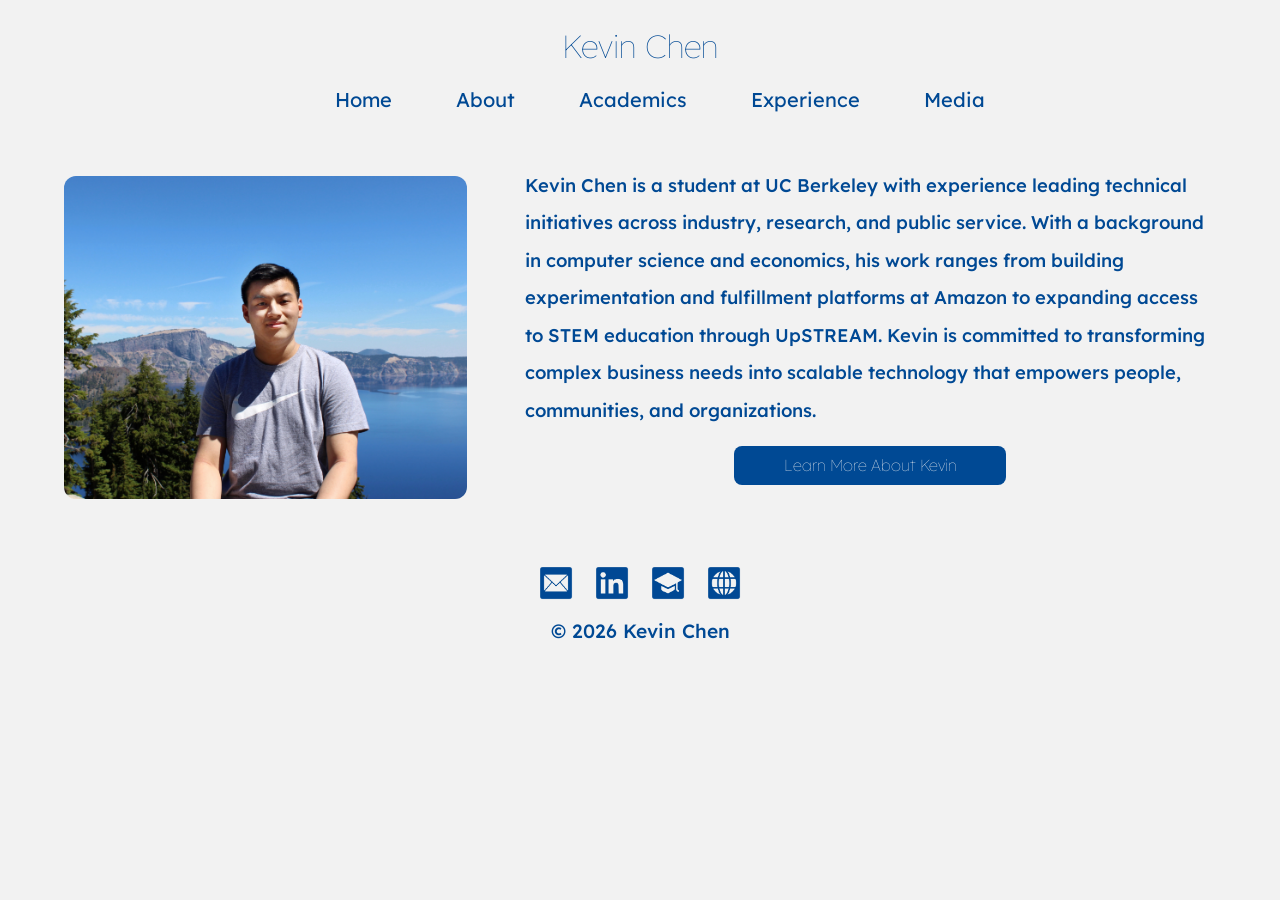
<file: index.html>
<!DOCTYPE html>
<html>
    <head>
        <title>Kevin Chen</title>
        <link rel="stylesheet" href="style.css">
        <link rel="icon" type="image/x-icon" href="favicon.png">

        <meta name="viewport" content="width=device-width, initial-scale=1.0">

        <link rel="preconnect" href="https://fonts.googleapis.com">
        <link rel="preconnect" href="https://fonts.gstatic.com" crossorigin>
        <link href="https://fonts.googleapis.com/css2?family=Lexend" rel="stylesheet">
        <link href="https://fonts.googleapis.com/css2?family=Lexend+Deca:wght@300&display=swap" rel="stylesheet">
    </head>

    <body>
        <h1 style="font-size: 2rem;">Kevin Chen</h1>

        <nav class="navigation">
            <div class="menu">
                <ul>
                    <li><a class="item" href="https://www.kevinjxc.com/">Home</a></li>
                    <li><a class="item" href="./about">About</a></li>
                    <li><a class="item" href="./academics">Academics</a></li>
                    <li><a class="item" href="./experience">Experience</a></li>
                    <li><a class="item" href="./media">Media</a></li>
                </ul>
            </div>

            <div class="hamburger">
                <span class="bar"></span>
                <span class="bar"></span>
                <span class="bar"></span>
            </div>
        </nav>

        <div class="introductionContainer">
            <img class="headshot" src="headshot.webp" alt="headshot">
            <div class="introductionText">
                <h4>
                    Kevin Chen is a student at UC Berkeley with experience leading technical initiatives across industry, research, and public service.
                    With a background in computer science and economics, his work ranges from building experimentation and
                    fulfillment platforms at Amazon to expanding access to STEM education through UpSTREAM.
                    Kevin is committed to transforming complex business needs into scalable technology that empowers people, communities, and organizations.
                </h4>
                
                <button class="aboutButton"><a class="text" href="./about">Learn More About Kevin</a></button>
            </div>
        </div>

        <div class="social-media-bar" style="margin-top: 1rem; margin-bottom: -0.5rem;">
            <a href="mailto:kevinjxc@berkeley.edu" target="_blank" class="social-icon">
               <img src="email.webp" alt="email"/>
            </a>
            <a href="https://www.linkedin.com/in/kevinjxc/" target="_blank" class="social-icon">
               <img src="linkedin.webp" alt="linkedin"/>
            </a>
            <a href="https://www.berkeley.edu/" target="_blank" class="social-icon">
               <img src="berkeley.webp" alt="berkeley"/>
            </a>
            <a href="https://www.kevinjxc.com" target="_blank" class="social-icon">
               <img src="website.webp" alt="website"/>
            </a>
         </div>

         <div class="footer">
            <h2 style="text-align: center; margin-top: 1rem;">© <span class="current-year"></span> Kevin Chen</h2>
        </div>

        <script src="script.js"></script>
    </body>
</html>
</file>
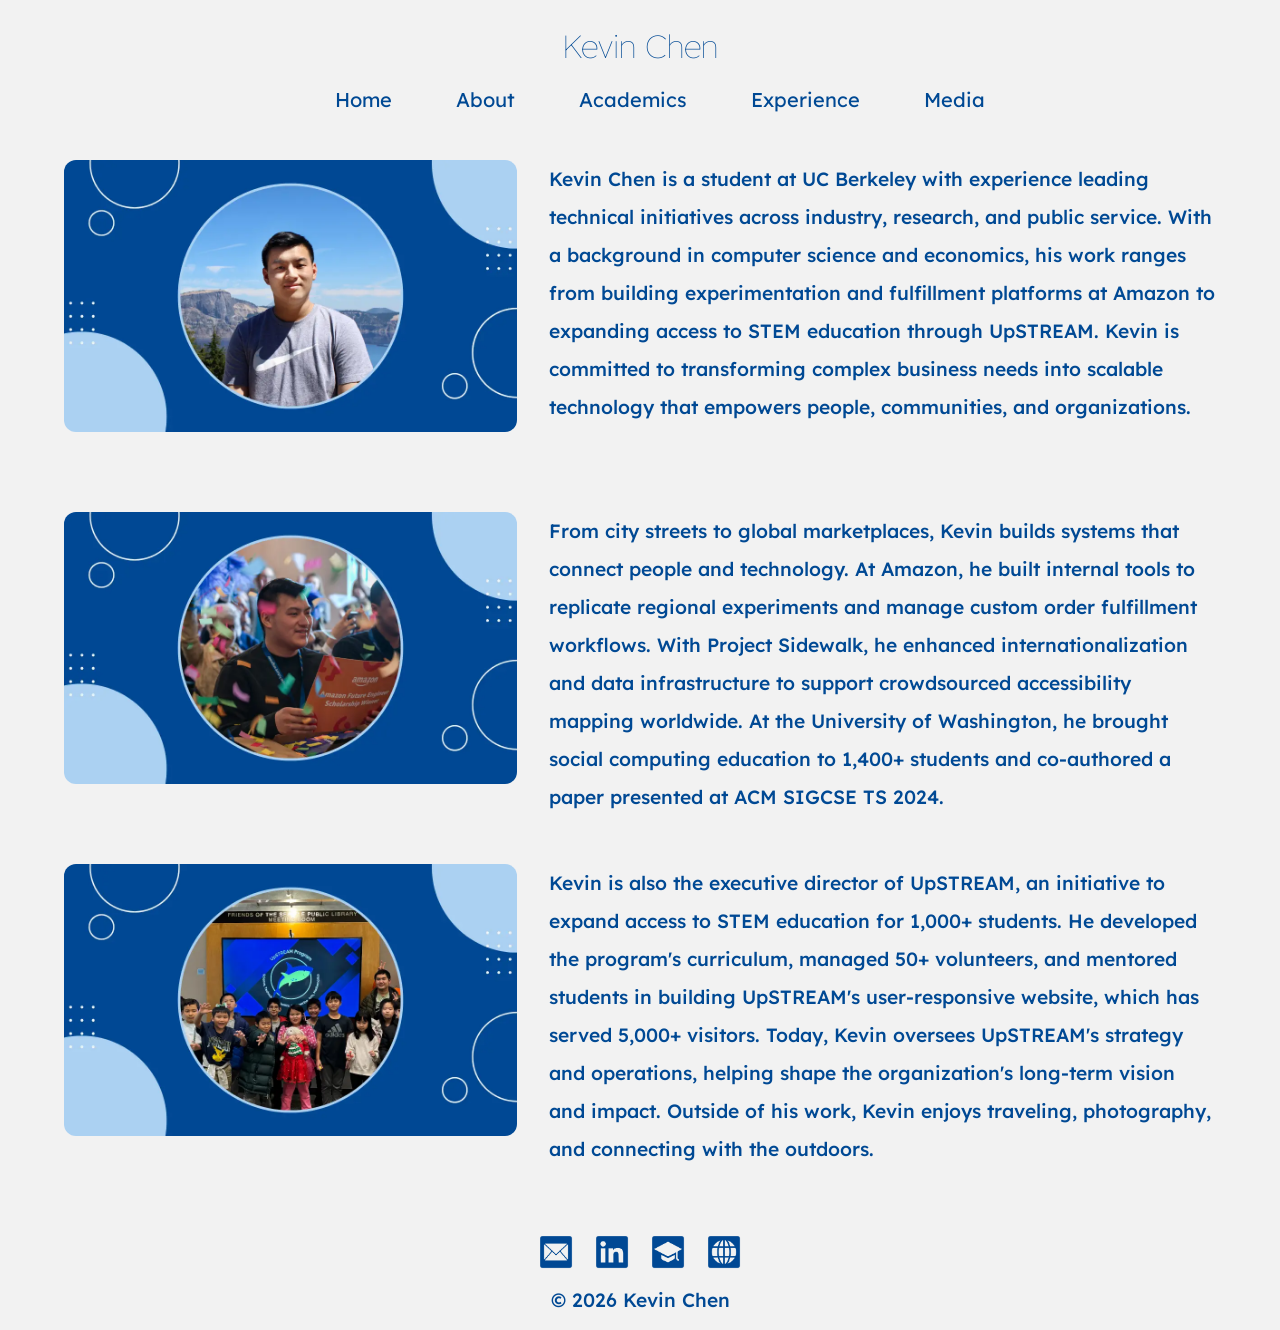
<file: about.html>
<!DOCTYPE html>
<html>
    <head>
        <title>About | Kevin Chen</title>
        <link rel="stylesheet" href="style.css">
        <link rel="icon" type="image/x-icon" href="favicon.png">

        <meta name="viewport" content="width=device-width, initial-scale=1.0">

        <link rel="preconnect" href="https://fonts.googleapis.com">
        <link rel="preconnect" href="https://fonts.gstatic.com" crossorigin>
        <link href="https://fonts.googleapis.com/css2?family=Lexend" rel="stylesheet">
        <link href="https://fonts.googleapis.com/css2?family=Lexend+Deca:wght@300&display=swap" rel="stylesheet">
    </head>

    <body>
        <h1 style="font-size: 2rem;">Kevin Chen</h1>

        <nav class="navigation">
            <div class="menu">
                <ul>
                    <li><a class="item" href="https://www.kevinjxc.com/">Home</a></li>
                    <li><a class="item" href="./about">About</a></li>
                    <li><a class="item" href="./academics">Academics</a></li>
                    <li><a class="item" href="./experience">Experience</a></li>
                    <li><a class="item" href="./media">Media</a></li>
                </ul>
            </div>

            <div class="hamburger">
                <span class="bar"></span>
                <span class="bar"></span>
                <span class="bar"></span>
            </div>
        </nav>

        <div class="surroundsAbout">
            <img class="aboutImageLeft" src="about-kevin.webp" alt="Kevin's Background">

            <h3>
                Kevin Chen is a student at UC Berkeley with experience leading technical initiatives across industry, research, and public service.
                With a background in computer science and economics, his work ranges from building experimentation and
                fulfillment platforms at Amazon to expanding access to STEM education through UpSTREAM.
                Kevin is committed to transforming complex business needs into scalable technology that empowers people, communities, and organizations.
            </h3>
        </div>

        <div class="surroundsAbout">
            <img class="aboutImageLeft" src="about-work.webp" alt="Kevin's Work">

            <h3>
                From city streets to global marketplaces, Kevin builds systems that connect people and technology.
                At Amazon, he built internal tools to replicate regional experiments and manage custom order fulfillment workflows.
                With Project Sidewalk, he enhanced internationalization and data infrastructure to support crowdsourced accessibility mapping worldwide.
                At the University of Washington, he brought social computing education to 1,400+ students and co-authored a paper presented at ACM SIGCSE TS 2024.
            </h3>
        </div>

        <div class="surroundsAbout">
            <img class="aboutImageLeft" src="about-initiatives.webp" alt="Kevin's Initiatives">

            <h3>
                Kevin is also the executive director of UpSTREAM, an initiative to expand access to STEM education for 1,000+ students.
                He developed the program's curriculum, managed 50+ volunteers,
                and mentored students in building UpSTREAM's user-responsive website, which has served 5,000+ visitors.
                Today, Kevin oversees UpSTREAM's strategy and operations, helping shape the organization's long-term vision and impact.
                Outside of his work, Kevin enjoys traveling, photography, and connecting with the outdoors.
            </h3>
        </div>

        <div class="social-media-bar" style="margin-top: 1rem; margin-bottom: -0.5rem;">
            <a href="mailto:kevinjxc@berkeley.edu" target="_blank" class="social-icon">
               <img src="email.webp" alt="email"/>
            </a>
            <a href="https://www.linkedin.com/in/kevinjxc/" target="_blank" class="social-icon">
               <img src="linkedin.webp" alt="linkedin"/>
            </a>
            <a href="https://www.berkeley.edu/" target="_blank" class="social-icon">
               <img src="berkeley.webp" alt="berkeley"/>
            </a>
            <a href="https://www.kevinjxc.com" target="_blank" class="social-icon">
               <img src="website.webp" alt="website"/>
            </a>
         </div>

         <div class="footer">
            <h2 style="text-align: center; margin-top: 1rem;">© <span class="current-year"></span> Kevin Chen</h2>
        </div>

        <script src="script.js"></script>
    </body>
</html>
</file>
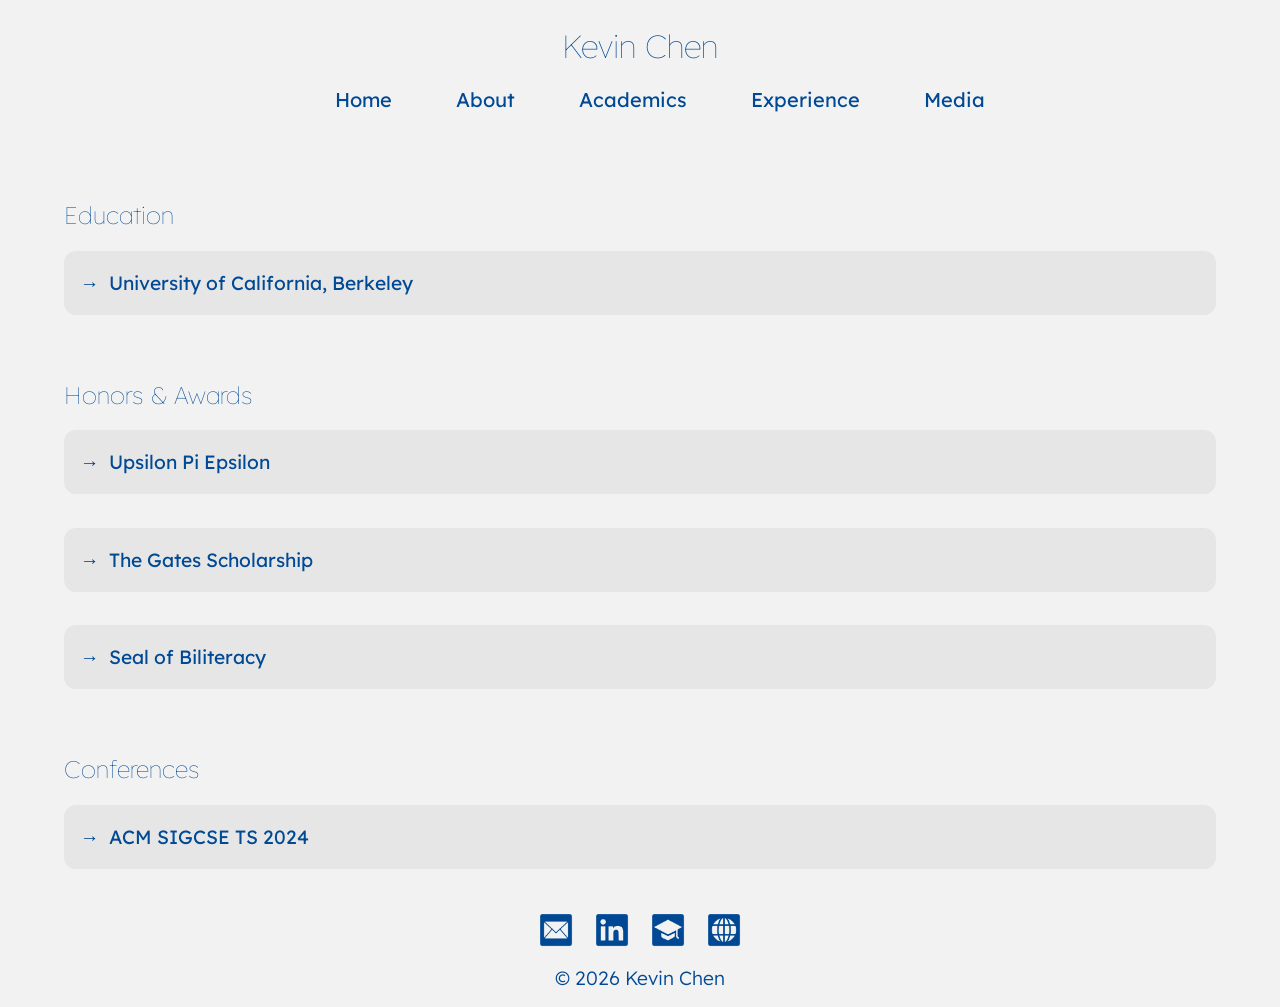
<file: academics.html>
<!DOCTYPE html>
<html>
    <head>
        <title>Academics | Kevin Chen</title>
        <link rel="stylesheet" href="style.css">
        <link rel="icon" type="image/x-icon" href="favicon.png">

        <meta name="viewport" content="width=device-width, initial-scale=1.0">

        <link rel="preconnect" href="https://fonts.googleapis.com">
        <link rel="preconnect" href="https://fonts.gstatic.com" crossorigin>
        <link href="https://fonts.googleapis.com/css2?family=Lexend" rel="stylesheet">
        <link href="https://fonts.googleapis.com/css2?family=Lexend+Deca:wght@300;400&display=swap" rel="stylesheet">
    </head>

    <body class="academics-page">
        <h1 style="font-size: 2rem;">Kevin Chen</h1>

        <nav class="navigation">
            <div class="menu">
                <ul>
                    <li><a class="item" href="https://www.kevinjxc.com/">Home</a></li>
                    <li><a class="item" href="./about">About</a></li>
                    <li><a class="item" href="./academics">Academics</a></li>
                    <li><a class="item" href="./experience">Experience</a></li>
                    <li><a class="item" href="./media">Media</a></li>
                </ul>
            </div>

            <div class="hamburger">
                <span class="bar"></span>
                <span class="bar"></span>
                <span class="bar"></span>
            </div>
        </nav>

        <h5 style="text-align: left;">Education</h5>

        <section class="accordion">
            <input type="checkbox" name="collapse0" id="handle1">

            <h6 class="handle">
            <label for="handle1" style="font-weight: 400;">University of California, Berkeley</label>
            </h6>

            <div class="content">
                <h6>
                    <span style="font-weight: 400;">Degrees</span><br>
                    Bachelor of Arts, Computer Science<br>
                    Bachelor of Arts, Economics<br><br>

                    <span style="font-weight: 400;">Tenure</span><br>
                    2024 – 2028<br><br>

                    <span style="font-weight: 400;">Relevant Coursework</span><br>
                    Fall 2024: CS 61A, MATH 1A<br>
                    Spring 2025: CS 61B, MATH 1B, STAT 20<br>
                    Fall 2025: CS 61C, ECON 1, MATH 54<br>
                    Spring 2026: CS 70, LS 22, UGBA 10X
                </h6>
            </div>
        </section><br><br>

        <h5 style="text-align: left;">Honors & Awards</h5>
        
        <section class="accordion">
            <input type="checkbox" name="collapse1" id="handle2">

            <h6 class="handle">
                <label for="handle2" style="font-weight: 400;">Upsilon Pi Epsilon</label>
            </h6>

            <div class="content">
                <h6>
                    <span style="font-weight: 400;">Overview</span><br>
                    Upsilon Pi Epsilon, the international honor society for the computing and information disciplines, recognizes exceptional academic achievement.
                    In 2025, Kevin was selected from the top third of declared Computer Science students at UC Berkeley.
                </h6>
            </div>
        </section>

        <section class="accordion">
            <input type="checkbox" name="collapse2" id="handle3">

            <h6 class="handle">
                <label for="handle3">The Gates Scholarship</label>
            </h6>

            <div class="content">
                <h6>
                    <span style="font-weight: 400;">Overview</span><br>
                    The Gates Scholarship recognizes outstanding students in the United States with a last-dollar scholarship, funded by the Bill and Melinda Gates Foundation.
                    In 2024, Kevin was selected for his exceptional leadership and academic achievements.
                </h6>
            </div>
        </section>

         <section class="accordion">
            <input type="checkbox" name="collapse3" id="handle4">

            <h6 class="handle">
                <label for="handle4">Seal of Biliteracy</label>
            </h6>

            <div class="content">
                <h6>
                    <span style="font-weight: 400;">Overview</span><br>
                    Washington State's Office of Superintendent of Public Instruction awards the Seal of Biliteracy to students who demonstrate proficiency in English and one or more languages.
                    In 2023, Kevin earned this recognition for his fluency in English and Mandarin.
                </h6>
            </div>
        </section><br><br>

        <h5 style="text-align: left;">Conferences</h5>
        
        <section class="accordion">
            <input type="checkbox" name="collapse4" id="handle5">

            <h6 class="handle">
                <label for="handle5" style="font-weight: 400;">ACM SIGCSE TS 2024</label>
            </h6>

            <div class="content">
                <h6>
                    <span style="font-weight: 400;">Overview</span><br>
                    Presented at the 55th ACM Technical Symposium on Computer Science Education (SIGCSE TS 2024),
                    <a class="publication-link" href="https://doi.org/10.1145/3626252.3630795" target="_blank" rel="noopener noreferrer"><em>Bringing Social Computing to Secondary School Classrooms</em></a>
                    explores approaches to introducing social computing concepts to students through engaging and accessible computing education.<br><br>

                    <span style="font-weight: 400;">Publications</span><br>
                    Bolante, K., Chen, K., Chen, Q. Z., &amp; Zhang, A. (2024).
                    “Bringing Social Computing to Secondary School Classrooms.”
                    <em>Proceedings of the 55th ACM Technical Symposium on Computer Science Education (SIGCSE TS 2024).</em><br><br>
                </h6>
            </div>
        </section><br><br>

       <div class="social-media-bar" style="margin-top: 1rem; margin-bottom: -0.5rem;">
            <a href="mailto:kevinjxc@berkeley.edu" target="_blank" class="social-icon">
               <img src="email.webp" alt="email"/>
            </a>
            <a href="https://www.linkedin.com/in/kevinjxc/" target="_blank" class="social-icon">
               <img src="linkedin.webp" alt="linkedin"/>
            </a>
            <a href="https://www.berkeley.edu/" target="_blank" class="social-icon">
               <img src="berkeley.webp" alt="berkeley"/>
            </a>
            <a href="https://www.kevinjxc.com" target="_blank" class="social-icon">
               <img src="website.webp" alt="website"/>
            </a>
         </div>

         <div class="footer">
            <h2 style="text-align: center; margin-top: 1rem; font-weight: 300;">© <span class="current-year"></span> Kevin Chen</h2>
        </div>

        <script src="script.js"></script>
    </body>
</html>
</file>
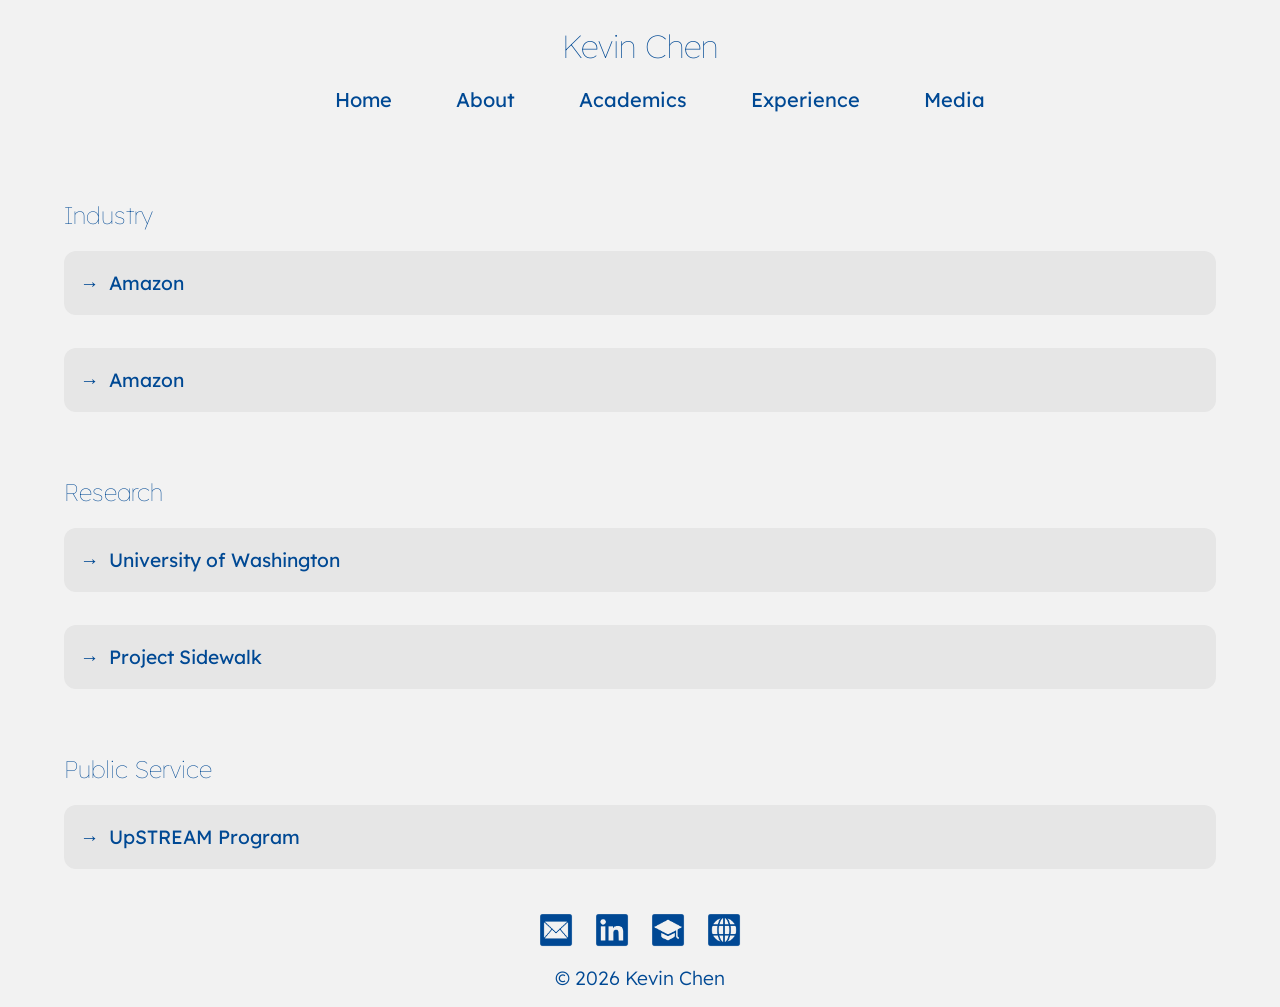
<file: experience.html>
<!DOCTYPE html>
<html>
    <head>
        <title>Experience | Kevin Chen</title>
        <link rel="stylesheet" href="style.css">
        <link rel="icon" type="image/x-icon" href="favicon.png">

        <meta name="viewport" content="width=device-width, initial-scale=1.0">

        <link rel="preconnect" href="https://fonts.googleapis.com">
        <link rel="preconnect" href="https://fonts.gstatic.com" crossorigin>
        <link href="https://fonts.googleapis.com/css2?family=Lexend" rel="stylesheet">
        <link href="https://fonts.googleapis.com/css2?family=Lexend+Deca:wght@300;400&display=swap" rel="stylesheet">
    </head>

    <body class="experience-page">
        <h1 style="font-size: 2rem;">Kevin Chen</h1>

        <nav class="navigation">
            <div class="menu">
                <ul>
                    <li><a class="item" href="https://www.kevinjxc.com/">Home</a></li>
                    <li><a class="item" href="./about">About</a></li>
                    <li><a class="item" href="./academics">Academics</a></li>
                    <li><a class="item" href="./experience">Experience</a></li>
                    <li><a class="item" href="./media">Media</a></li>
                </ul>
            </div>

            <div class="hamburger">
                <span class="bar"></span>
                <span class="bar"></span>
                <span class="bar"></span>
            </div>
        </nav>

        <h5 style="text-align: left;">Industry</h5>

        <section class="accordion">
            <input type="checkbox" name="collapse0" id="handle1">

            <h6 class="handle">
            <label for="handle1" style="font-weight: 400;">Amazon</label>
            </h6>

            <div class="content">
                <h6>
                    <span style="font-weight: 400;">Title</span><br>
                    SDE Intern<br><br>

                    <span style="font-weight: 400;">Tenure</span><br>
                    May 2026 – August 2026<br><br>

                    <span style="font-weight: 400;">Overview</span><br>
                    Kevin developed software solutions for Amazon's custom order fulfillment operations,
                    building a centralized diagnostic platform that brought together data from distributed services.
                    His work spanned full-stack development, backend orchestration, and secure, cross-region cloud infrastructure, helping teams investigate order issues more efficiently.
                </h6>
            </div>
        </section>

        <section class="accordion">
            <input type="checkbox" name="collapse1" id="handle2">

            <h6 class="handle">
            <label for="handle2" style="font-weight: 400;">Amazon</label>
            </h6>

            <div class="content">
                <h6>
                    <span style="font-weight: 400;">Title</span><br>
                    SDE Intern<br><br>

                    <span style="font-weight: 400;">Tenure</span><br>
                    May 2025 – August 2025<br><br>

                    <span style="font-weight: 400;">Overview</span><br>
                    Kevin developed software for Amazon's regional experimentation infrastructure, automating metadata management and
                    streamlining experiment configuration across global marketplaces. His work combined React.js interface development,
                    backend services, and CI/CD integration to simplify experiment setup and improve software reliability.
                </h6>
            </div>
        </section><br><br>

        <h5 style="text-align: left;">Research</h5>
        
        <section class="accordion">
            <input type="checkbox" name="collapse2" id="handle3">

            <h6 class="handle">
            <label for="handle3" style="font-weight: 400;">University of Washington</label>
            </h6>

            <div class="content">
                <h6>
                    <span style="font-weight: 400;">Title</span><br>
                    Research Assistant<br><br>

                    <span style="font-weight: 400;">Tenure</span><br>
                    May 2022 – June 2024<br><br>

                    <span style="font-weight: 400;">Overview</span><br>
                    At the University of Washington, Kevin developed a social computing curriculum to advance computer science education.
                    He designed hands-on learning modules covering topics such as encryption and machine learning,
                    partnered with Seattle Public Schools to bring them into secondary classrooms, and co-authored research presented at ACM SIGCSE TS 2024.
                </h6>                    
            </div>
        </section>

        <section class="accordion">
            <input type="checkbox" name="collapse3" id="handle4">

            <h6 class="handle">
            <label for="handle4" style="font-weight: 400;">Project Sidewalk</label>
            </h6>

            <div class="content">
                <h6>
                    <span style="font-weight: 400;">Title</span><br>
                    SWE Intern<br><br>

                    <span style="font-weight: 400;">Tenure</span><br>
                    June 2023 – January 2024<br><br>

                    <span style="font-weight: 400;">Overview</span><br>
                    At Project Sidewalk, Kevin contributed to a crowdsourced mapping platform that supports sidewalk accessibility research
                    and more inclusive urban environments. He strengthened data processing and backend functionality while leading internationalization
                    efforts to adapt the platform for deployment across cities with diverse accessibility needs.
                </h6>
            </div>
        </section><br><br>

        <h5 style="text-align: left;">Public Service</h5>
        
        <section class="accordion">
            <input type="checkbox" name="collapse4" id="handle5">

            <h6 class="handle">
            <label for="handle5" style="font-weight: 400;">UpSTREAM Program</label>
            </h6>

            <div class="content">
                <h6>
                    <span style="font-weight: 400;">Title</span><br>
                    Executive Director<br><br>

                    <span style="font-weight: 400;">Tenure</span><br>
                    September 2020 – Present<br><br>

                    <span style="font-weight: 400;">Overview</span><br>
                    As the executive director of UpSTREAM, Kevin leads a STEM education initiative focused on expanding access to learning
                    opportunities through tutoring, workshops, and digital resources. He oversees product strategy and program development,
                    mentors staff in launching educational technology initiatives, and uses engagement insights to identify opportunities for growth.
                </h6>
            </div>
        </section><br><br>

        <div class="social-media-bar" style="margin-top: 1rem; margin-bottom: -0.5rem;">
            <a href="mailto:kevinjxc@berkeley.edu" target="_blank" class="social-icon">
               <img src="email.webp" alt="email"/>
            </a>
            <a href="https://www.linkedin.com/in/kevinjxc/" target="_blank" class="social-icon">
               <img src="linkedin.webp" alt="linkedin"/>
            </a>
            <a href="https://www.berkeley.edu/" target="_blank" class="social-icon">
               <img src="berkeley.webp" alt="berkeley"/>
            </a>
            <a href="https://www.kevinjxc.com" target="_blank" class="social-icon">
               <img src="website.webp" alt="website"/>
            </a>
         </div>

         <div class="footer">
            <h2 style="text-align: center; margin-top: 1rem; font-weight: 300;">© <span class="current-year"></span> Kevin Chen</h2>
        </div>

        <script src="script.js"></script>
    </body>
</html>
</file>
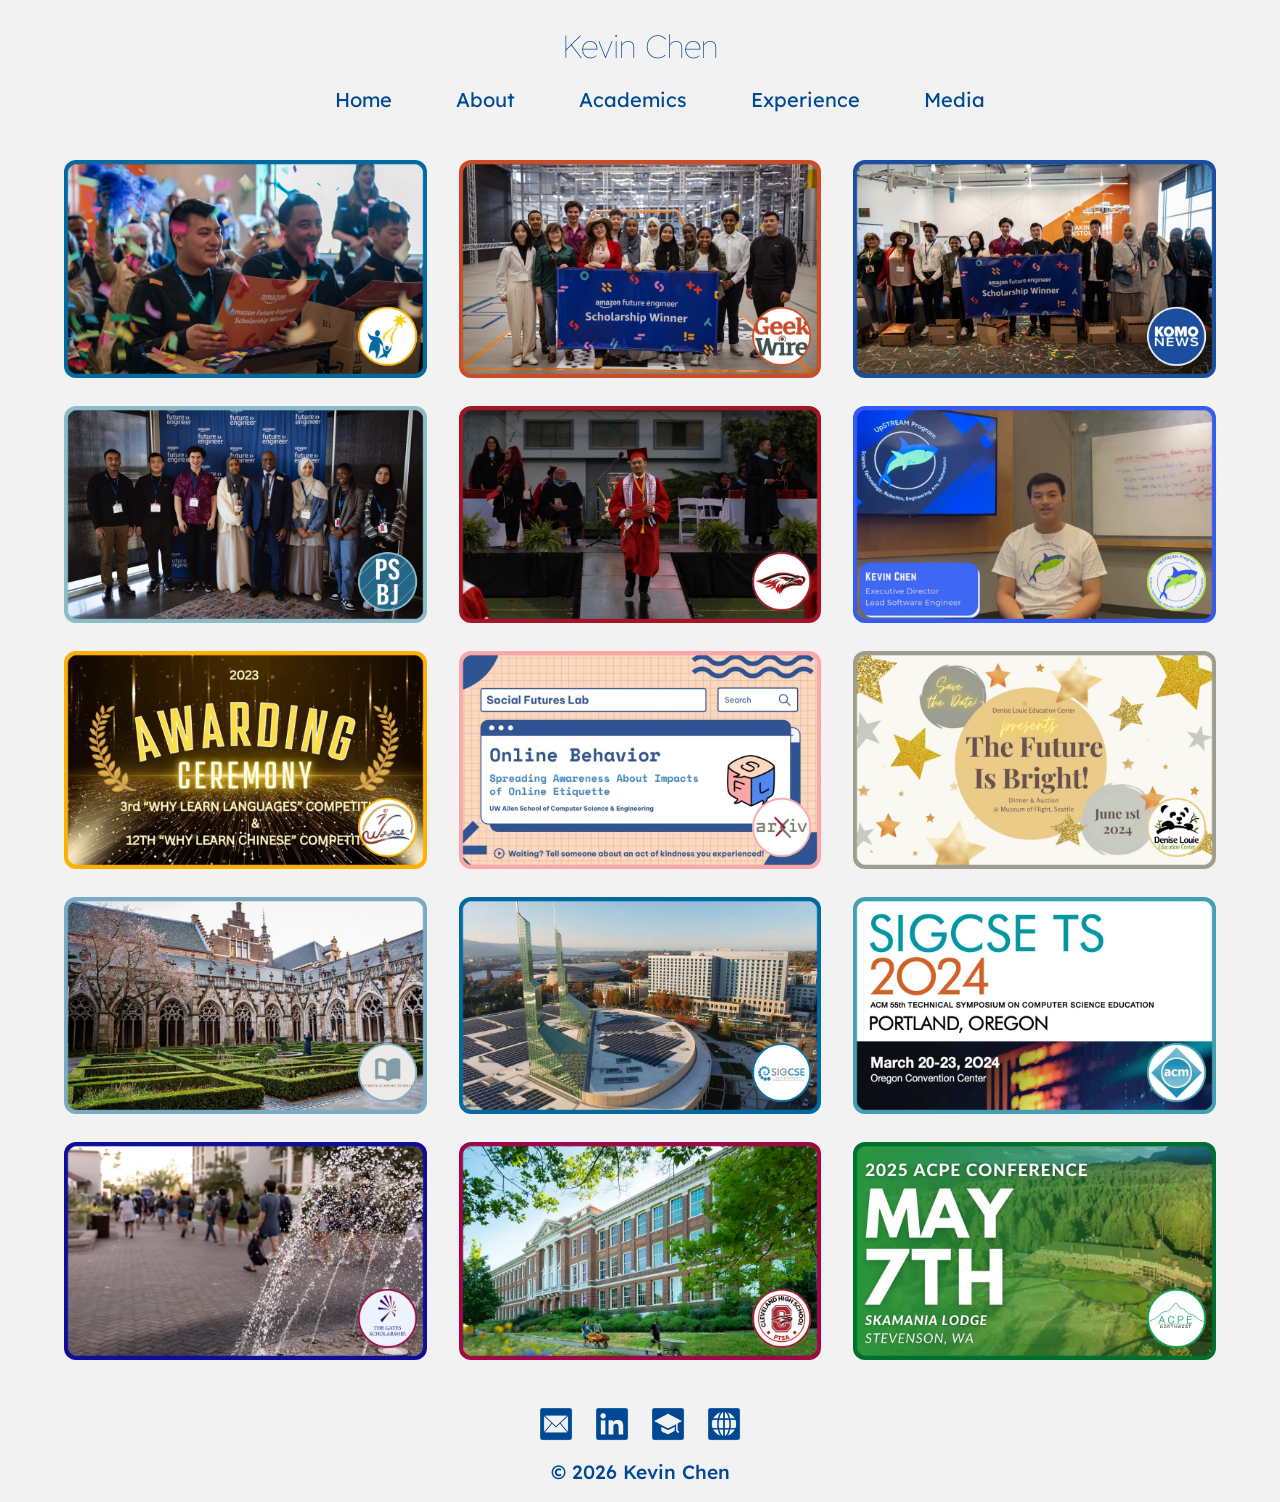
<file: media.html>
<!DOCTYPE html>
<html>
    <head>
        <title>Media | Kevin Chen</title>
        <link rel="stylesheet" href="style.css">
        <link rel="icon" type="image/x-icon" href="favicon.png">

        <meta name="viewport" content="width=device-width, initial-scale=1.0">

        <link rel="preconnect" href="https://fonts.googleapis.com">
        <link rel="preconnect" href="https://fonts.gstatic.com" crossorigin>
        <link href="https://fonts.googleapis.com/css2?family=Lexend" rel="stylesheet">
        <link href="https://fonts.googleapis.com/css2?family=Lexend+Deca:wght@300&display=swap" rel="stylesheet">
    </head>

    <body>
        <h1 style="font-size: 2rem;">Kevin Chen</h1>

        <nav class="navigation">
            <div class="menu">
                <ul>
                    <li><a class="item" href="https://www.kevinjxc.com/">Home</a></li>
                    <li><a class="item" href="./about">About</a></li>
                    <li><a class="item" href="./academics">Academics</a></li>
                    <li><a class="item" href="./experience">Experience</a></li>
                    <li><a class="item" href="./media">Media</a></li>
                </ul>
            </div>

            <div class="hamburger">
                <span class="bar"></span>
                <span class="bar"></span>
                <span class="bar"></span>
            </div>
        </nav>

        <div class="row">
            <div class="columnTop">
                <div class="media-item">
                    <a href="https://www.seattleschools.org/news/amazon-future-engineer-scholarship-winners/" target="_blank">
                        <img class="featureImage" src="seattle-public-schools.webp" alt="Seattle Public Schools">
                    </a>
                </div>
                <div class="media-item">
                    <a href="https://www.bizjournals.com/seattle/news/2024/04/21/amazon-surprises-high-schoolers-with-scholarships.html" target="_blank">
                        <img class="featureImage" src="puget-sound-business-journal.webp" alt="Puget Sound Business Journal">
                    </a>
                </div>
                <div class="media-item">
                    <a href="https://waace.org/2023-competition" target="_blank">
                        <img class="featureImage" src="waace.webp" alt="Washington Association for American and Chinese Education">
                    </a>
                </div>
                <div class="media-item">
                    <a href="https://www.curieuxacademicjournal.com/team-1/kevin-chen" target="_blank">
                        <img class="featureImage" src="curieux-academic-journal.webp" alt="Curieux Academic Journal">
                    </a>
                </div>
                <div class="media-item">
                    <a href="https://www.youtube.com/watch?v=ItQMQ7pddJo" target="_blank">
                        <img class="featureImage" src="the-gates-scholarship.webp" alt="The Gates Scholarship">
                    </a>
                </div>
            </div><br>

            <div class="column">
                <div class="media-item">
                    <a href="https://www.geekwire.com/2024/amazon-surprises-13-seattle-area-students-with-future-engineer-college-scholarships/" target="_blank">
                        <img class="featureImage" src="geekwire.webp" alt="GeekWire">
                    </a>
                </div>
                <div class="media-item">
                    <a href="https://clevelandalumsea.org/newsletters/2024-10.pdf#page=10" target="_blank">
                        <img class="featureImage" src="cleveland-alumni-association.webp" alt="Cleveland Alumni Association">
                    </a>
                </div>
                <div class="media-item">
                    <a href="https://arxiv.org/html/2401.09591v1" target="_blank">
                        <img class="featureImage" src="arxiv.webp" alt="Arxiv">
                    </a>
                </div>
                <div class="media-item">
                    <a href="https://sigcse2024.sigcse.org/details/sigcse-ts-2024-Papers-1/197/Bringing-Social-Computing-to-Secondary-School-Classrooms" target="_blank">
                        <img class="featureImage" src="sigcse.webp" alt="SIGCSE">
                    </a>
                </div>
                <div class="media-item">
                    <a href="https://www.instagram.com/clevelandptsa/p/C6eTrw3xJRQ/congratulations-to-cleveland-senior-kevin-chen-on-receiving-the-amazon-future-en/" target="_blank">
                        <img class="featureImage" src="cleveland-ptsa.webp" alt="Cleveland PTSA">
                    </a>
                </div>
            </div><br>

            <div class="column">
                <div class="media-item">
                    <a href="https://www.youtube.com/watch?v=N82_-IhV4iU" target="_blank">
                        <img class="featureImage" src="komo-news.webp" alt="KOMO News">
                    </a>
                </div>
                <div class="media-item">
                    <a href="https://www.youtube.com/watch?v=MyGfm4BInN8" target="_blank">
                        <img class="featureImage" src="upstream-video.webp" alt="UpSTREAM Program">
                    </a>
                </div>
                <div class="media-item">
                    <a href="https://deniselouie.org/2024-alumni-scholarship-recipients/" target="_blank">
                        <img class="featureImage" src="denise-louie.webp" alt="Denise Louie Education Center">
                    </a>
                </div>
                <div class="media-item">
                    <a href="https://dl.acm.org/doi/10.1145/3626252.3630795" target="_blank">
                        <img class="featureImage" src="acm.webp" alt="ACM">
                    </a>
                </div>
                <div class="media-item">
                    <a href="https://acpenw.org/scholarship-recipients/#:~:text=From%20Kevin%E2%80%99s%20learning%2Djourney%20notes%3A" target="_blank">
                        <img class="featureImage" src="acpe.webp" alt="ACPE Northwest">
                    </a>
                </div>
            </div>
        </div>

        <div class="social-media-bar" style="margin-top: 1rem; margin-bottom: -0.5rem;">
            <a href="mailto:kevinjxc@berkeley.edu" target="_blank" class="social-icon">
               <img src="email.webp" alt="email"/>
            </a>
            <a href="https://www.linkedin.com/in/kevinjxc/" target="_blank" class="social-icon">
               <img src="linkedin.webp" alt="linkedin"/>
            </a>
            <a href="https://www.berkeley.edu/" target="_blank" class="social-icon">
               <img src="berkeley.webp" alt="berkeley"/>
            </a>
            <a href="https://www.kevinjxc.com" target="_blank" class="social-icon">
               <img src="website.webp" alt="website"/>
            </a>
         </div>

         <div class="footer">
            <h2 style="text-align: center; margin-top: 1rem;">© <span class="current-year"></span> Kevin Chen</h2>
        </div>

        <script src="script.js"></script>
    </body>
</html>
</file>
<file: style.css>
body {
    background-color: #F2F2F2;
    margin: 2% 5% 2% 5%;
    overflow-x: hidden;
}

h1 {
    font-size: 1.5rem;
    text-align: center;
    font-family: Lexend;
    font-weight: lighter;
    color: #004994;
}

h2 {
    text-align: left;
    font-size: 1.2rem;
    font-family: Lexend Deca;
    font-weight: 500;
    line-height: 2rem;
    color: #004994;
}

h3 {
    text-align: left;
    font-size: 1.2rem;
    font-family: Lexend Deca;
    font-weight: 500;
    line-height: 2.375rem;
    color: #004994;
    margin-top: 0rem;
    margin-left: 2rem;
}

h4 {
    text-align: left;
    font-size: 1.15rem;
    font-family: Lexend Deca;
    font-weight: 500;
    line-height: 2.35rem;
    color: #004994;
}

h5 {
    font-size: 1.5rem;
    text-align: center;
    font-family: Lexend;
    font-weight: lighter;
    color: #004994;
    margin-bottom: -1.5rem;
}

h6 {
    text-align: left;
    font-size: 1.2rem;
    font-family: Lexend Deca;
    font-weight: 300;
    line-height: 2rem;
    color: #004994;
}

::selection {
    color: #F2F2F2;
    background-color: #004994;
}

::-moz-selection {
    color: #F2F2F2;
    background-color: #004994;
}

.navigation {
    display: flex;
    align-items: center;
    margin-top: -3rem;
}

.menu {
    display: flex;
    margin-left: auto;
    margin-right: auto;
}

.menu ul {
    display: flex;
    list-style: none;
    color: #004994;
    font-family: Lexend;
    text-decoration: none;
}

.menu li {
    padding: 2rem;
    font-size: 1.25rem;
}

.menu a:link {
    color: #004994;
    text-decoration: none;
    display: inline-block;
    background: transparent;
    outline: none;
    transition: transform 0.3s ease, color 0.3s ease;
}

.menu a:visited {
    color: #004994;
    text-decoration: none;
}

.menu a:hover,
.menu a:focus-visible {
    color: #ABD1F3;
    text-decoration: none;
    background: transparent;
    outline: none;
    transform: translateY(-0.15rem) scale(1.02);
}

.menu a:active {
    color: #004994;
    text-decoration: none;
}

.headshot {
    border-radius: 0.75rem;
    width: 35%;
    display: block;
    margin-right: auto;
}

.introductionContainer {
    display: flex;
    align-items: center;
    justify-content: center;
    gap: 2rem;
    margin-top: 1rem;
    margin-bottom: 4rem;
}

.introductionText {
    display: flex;
    flex-direction: column;
    align-items: center;
    justify-content: center;
    width: 60%;
    color: #004994;
    text-align: center;
    margin-top: -3rem;
}

button {
    transition: transform 0.3s ease, box-shadow 0.3s ease, background-color 0.3s ease;
}

button:hover,
button:focus-visible {
    transform: translateY(-0.15rem) scale(1.02);
    box-shadow: 0 0.4rem 0.75rem rgba(0, 73, 148, 0.2);
}

.introductionText .aboutButton {
    margin-top: -0.5rem;
    width: 17rem;
    height: 2.4rem;
    color: #F2F2F2;
    background-color: #004994;
    font-size: 1rem;
    font-family: Lexend;
    font-weight: lighter;
    border: none;
    border-radius: 0.5rem;
    cursor: pointer;
    transition: transform 0.3s ease, box-shadow 0.3s ease, background-color 0.3s ease;
}

.introductionText .aboutButton:hover,
.introductionText .aboutButton:focus-visible {
    transform: translateY(-0.15rem) scale(1.02);
    background-color: #0b5da9;
    box-shadow: 0 0.4rem 0.75rem rgba(0, 73, 148, 0.2);
}

.introductionText .aboutButton:hover a,
.introductionText .aboutButton:focus-visible a {
    color: #ABD1F3;
    text-decoration: none;
    cursor: pointer;
}

.aboutButton a:link {
    text-decoration: none;
    color: #F2F2F2;
}

.aboutButton a:active {
    text-decoration: none;
    color: #F2F2F2;
}

.aboutButton a:visited {
    text-decoration: none;
    color: #F2F2F2;
}

.accordion > input[type="checkbox"] {
    position: absolute;
    left: -100vw;
}

.accordion .content {
    overflow-y: hidden;
    height: 0;
    transition: height 0.3s ease;
}

.accordion .content h2 {
    line-height: 2.2rem;
}

.accordion > input[type="checkbox"]:checked ~ .content {
    height: auto;
    overflow: visible;
}

.accordion label {
    display: block;
}

.accordion {
    margin-bottom: -3.5rem;
}

.accordion > input[type="checkbox"]:checked ~ .content {
    padding-left: 1rem;
    padding-right: 1rem;
    padding-bottom: 1rem;
    border: 0.5rem;
}

.accordion .handle {
    font-size: 1.2rem;
    font-family: "Lexend Deca";
    font-weight: 500;
    color: #004994;
}

.accordion label {
    color: #004994;
    cursor: pointer;
    font-weight: normal;
    padding: 1rem;
    background: #E6E6E6;
    border-radius: 0.75rem;
    transition: transform 0.3s ease, box-shadow 0.3s ease, background-color 0.3s ease;
}

.accordion label:hover, .accordion label:focus {
    background: #D6D6D6;
    transform: translateY(-0.1rem);
    box-shadow: 0 0.3rem 0.7rem rgba(0, 73, 148, 0.14);
}

.accordion .handle label:before {
    content: "→";
    display: inline-block;
    margin-right: 10px;
    font-size: 1.2rem;
    line-height: 1.556em;
}

.publication-link,
.publication-link:visited {
    color: #004994;
    transition: color 0.3s ease;
}

.publication-link:hover,
.publication-link:focus-visible {
    color: #ABD1F3;
}

.accordion > input[type="checkbox"]:checked ~ .handle label:before {
    content: "↓";
}

.accordion.project {
    margin-bottom: 1em;
}

.hamburger {
    display: none;
    cursor: pointer;
}

body::-webkit-scrollbar {
    width: 18px;
}

::-webkit-scrollbar-thumb {
    background-color: #B6B6B6;
    border-radius: 17px;
    border: 5.5px solid transparent;
    background-clip: content-box;
}

::-webkit-scrollbar-thumb:hover {
    background-color: #A6A6A6;
    border-radius: 17px;
    border: 5.5px solid transparent;
    background-clip: content-box;
}

.social-media-bar {
    display: flex;
    justify-content: center;
}

.social-icon img {
    width: 2.5rem;
    padding: 0rem 0.5rem 0rem 0.5rem;
    transition: transform 0.3s ease;
}

.social-icon img:hover {
    transform: scale(1.1);
}

.social-icon {
    display: inline-block;
}

.footer {
    margin-bottom: -0.75rem;
}

.row {
    display: flex;
    gap: 1rem;
}

.column {
    flex: 50%;
}

.columnTop {
    flex: 50%;
}

.column, .columnTop {
    display: flex;
    flex-direction: column;
    align-items: center;
}

.media-item {
    display: block;
    text-align: center;
    margin-bottom: 1.5rem;
}

.media-item a {
    display: inline-block;
    transition: transform 0.3s ease, box-shadow 0.3s ease;
}

.media-item a:hover,
.media-item a:focus-visible {
    transform: translateY(-0.15rem) scale(1.01);
    box-shadow: 0 0.4rem 0.8rem rgba(0, 73, 148, 0.16);
}

.featureImage {
    border-radius: 0.75rem;
    width: 100%;
    max-width: 25rem;
    height: auto;
    display: block;
    margin: 0 auto;
}

.surroundsAbout {
    display: flex;
    margin-left: auto;
    margin-right: auto;
}

.aboutImageLeft {
    border-radius: 0.75rem;
    height: 17rem;
    margin-bottom: 5rem;
}

.bar {
    display: block;
    width: 1.5625rem;
    height: 0.188rem;
    margin: 0.313rem auto;
    -webkit-transition: all 0.3s ease-in-out;
    transition: all 0.3s ease-in-out;
    background-color: #004994;
    border-radius: 4rem;
}

@media (max-width: 1250px) {
    h3 {
        font-size: 1rem;
    }
}

@media (max-width: 1150px) {
    h3 {
        font-size: 1.2rem;
        text-align: center;
        margin-bottom: 3rem;
        margin-top: 1rem;
    }

    h4 {
        font-size: 1.1rem;
    }

    .surroundsAbout {
        flex-direction: column;
        align-items: center;
    }

    .aboutImageLeft {
        align-items: center;
        width: 50%;
        height: auto;
        margin-bottom: 0rem;
    }
}

@media (max-width: 1050px) {
    h4 {
        font-size: 1.2rem;
        text-align: center;
    }

    .introductionContainer {
        flex-direction: column;
    }

    .headshot {
        margin-left: auto;
        margin-right: auto;
        margin-top: -1.5rem;
        width: 50%;
    }

    .introductionText {
        align-items: center;
        width: 100%;
    }
}

@media (max-width: 950px) {
    .headshot {
        margin-top: 1rem;
        width: 75%;
    }

    .hamburger {
        display: block;
        margin-left: auto;
        z-index: 1000;
        margin-top: -0.5rem;
    }

    .hamburger.active .bar:nth-child(2){
        opacity: 0;
    }

    .hamburger.active .bar:nth-child(1){
        transform: translateY(0.5rem) rotate(45deg);
    }

    .hamburger.active .bar:nth-child(3){
        transform: translateY(-0.5rem) rotate(-45deg);
    }

    .menu {
        position: fixed;
        left: -100%;
        top: 4.5rem;
        gap: 0;
        flex-direction: column;
        background-color: #004994;
        width: 100%;
        text-align: right;
        transition: 0.3s;
    }

    .menu.active {
        left: 0;
    }

    .menu ul {
        flex-direction: column;
    }

    .menu a:link {
        color: #F2F2F2;
        text-decoration: none;
    }

    .menu a:visited {
        color: #F2F2F2;
        text-decoration: none;
    }

    .menu a:hover {
        color: #ABD1F3;
        text-decoration: none;
    }

    .menu a:active {
        color: #F2F2F2;
        text-decoration: none;
    }

    .aboutImageLeft {
        margin-top: 2rem;
        width: 75%;
    }

    h3 {
        font-size: 1.1rem;
        margin-left: 0rem;
    }

    .row {
        flex-direction: column;
    }

    .columnTop {
        margin-top: 1rem;
    }

    .column {
        margin-top: -3rem;
    }

    h5 {
        margin-bottom: -1rem;
    }

    .accordion {
        margin-bottom: -3rem;
    }
}

@media (max-width: 700px) {
  .row {
    margin-top: 2rem
  }
}

@media (max-width: 650px) {
    h6, .accordion .handle, .accordion .content h6 {
        font-size: 1rem;
    }

    h5 {
        font-size: 1.3rem;
        margin-bottom: -1rem;
    }

    .accordion {
        margin-bottom: -3rem;
    }
}

@media (max-width: 500px) {
    h3 {
        width: 100%;
        margin-left: 0rem;
    }

    h5 {
        font-size: 1.1rem;
        margin-bottom: -1rem;
    }

    h6 {
        font-size: 0.8rem;
    }
}
</file>
